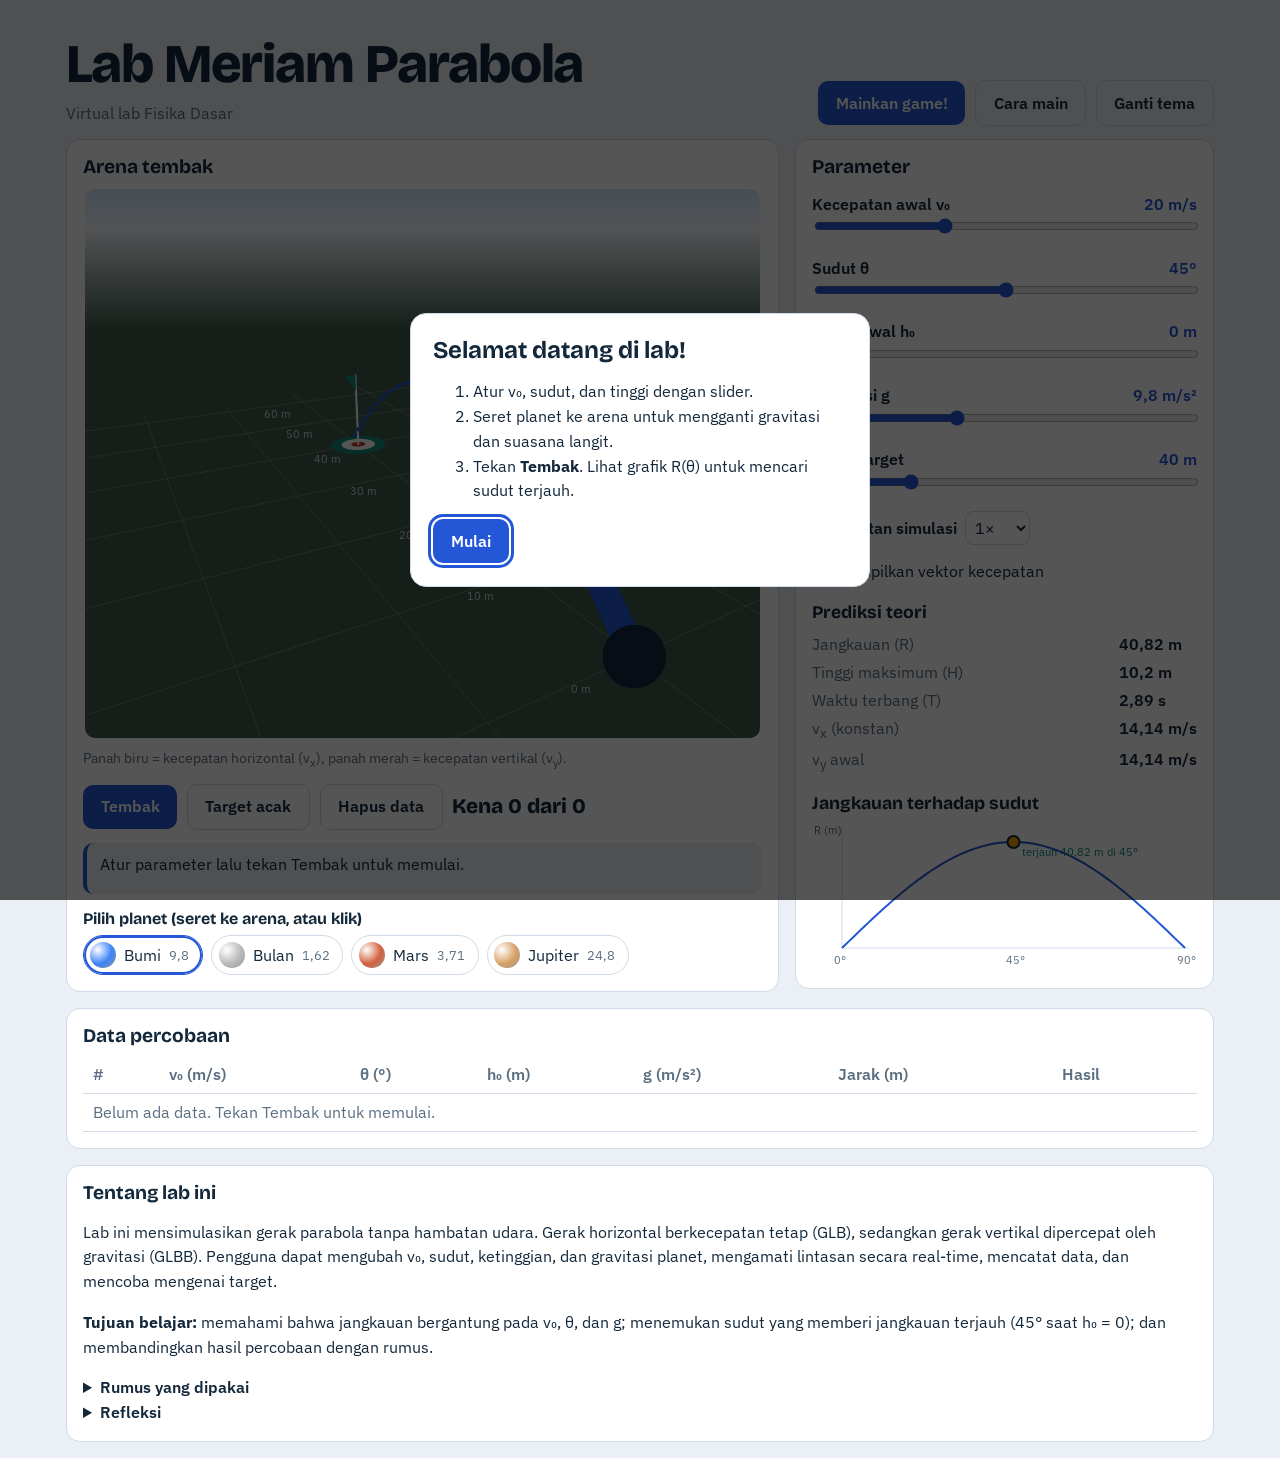
<file: index.html>
<!doctype html>
<html lang="id">
  <head>
    <meta charset="utf-8" />
    <meta name="viewport" content="width=device-width, initial-scale=1, viewport-fit=cover" />
    <title>Lab Meriam Parabola – Virtual Lab Fisika Dasar</title>
    <link rel="preconnect" href="https://fonts.googleapis.com" />
    <link
      href="https://fonts.googleapis.com/css2?family=Bricolage+Grotesque:wght@600;800&family=IBM+Plex+Sans:wght@400;600&display=swap"
      rel="stylesheet"
    />
    <link rel="stylesheet" href="style.css" />
  </head>
  <body data-page="lab">
    <div class="wrap">
      <header class="top">
        <div>
          <h1>Lab Meriam Parabola</h1>
          <p>
            Virtual lab Fisika Dasar
          </p>
        </div>
        <div class="bar" style="margin: 0">
          <a class="btn" id="play" href="game.html">Mainkan game!</a
          ><button class="btn ghost" id="help" type="button">Cara main</button
          ><button class="btn ghost" id="theme" type="button">Ganti tema</button>
        </div>
      </header>

      <main>
        <div class="lab">
          <section class="card" aria-labelledby="h-stage" style="margin: 0">
            <h2 id="h-stage" style="font-size: 1.2rem; margin-bottom: 0.6rem">Arena tembak</h2>
            <figure>
              <div id="zone">
                <canvas id="stage" aria-label="Simulasi lintasan peluru dari meriam menuju target" role="img"
                  >Browser Anda belum mendukung canvas.</canvas
                >
              </div>
              <figcaption>
                Panah biru = kecepatan horizontal (v<sub>x</sub>),
                panah merah = kecepatan vertikal (v<sub>y</sub>).
              </figcaption>
            </figure>
            <div class="bar">
              <button class="btn" id="fire" type="button">Tembak</button>
              <button class="btn ghost" id="rand" type="button">Target acak</button>
              <button class="btn ghost" id="clear" type="button">Hapus data</button>
              <span class="score" id="score" aria-live="polite">Kena 0 dari 0</span>
            </div>
            <p id="msg" role="status">Atur parameter lalu tekan Tembak untuk memulai.</p>
            <h3 style="font-size: 1rem; margin-top: 1rem">Pilih planet (seret ke arena, atau klik)</h3>
            <ul class="planets" aria-label="Daftar planet">
              <li
                class="planet on"
                draggable="true"
                tabindex="0"
                role="button"
                data-n="Bumi"
                style="--c: #3b82f6"
              >
                <i></i>Bumi <small>9,8</small>
              </li>
              <li
                class="planet"
                draggable="true"
                tabindex="0"
                role="button"
                data-n="Bulan"
                style="--c: #b9b9b9"
              >
                <i></i>Bulan <small>1,62</small>
              </li>
              <li
                class="planet"
                draggable="true"
                tabindex="0"
                role="button"
                data-n="Mars"
                style="--c: #d1603d"
              >
                <i></i>Mars <small>3,71</small>
              </li>
              <li
                class="planet"
                draggable="true"
                tabindex="0"
                role="button"
                data-n="Jupiter"
                style="--c: #d9a066"
              >
                <i></i>Jupiter <small>24,8</small>
              </li>
            </ul>
            </section>

          </section>

          <aside class="card" aria-label="Panel kontrol dan hasil">
            <h2 style="font-size: 1.2rem; margin-top: 0rem">Parameter</h2>
            <label for="v">Kecepatan awal v₀ <output id="vo"></output></label>
            <input id="v" type="range" min="5" max="50" step="1" value="20" />
            <label for="a">Sudut θ <output id="ao"></output></label>
            <input id="a" type="range" min="5" max="85" step="1" value="45" />
            <label for="h">Tinggi awal h₀ <output id="ho"></output></label>
            <input id="h" type="range" min="0" max="30" step="1" value="0" />
            <label for="g">Gravitasi g<span id="pn"></span> <output id="go"></output></label>
            <input id="g" type="range" min="1" max="25" step="0.01" value="9.8" />
            <label for="tx">Posisi target <output id="txo"></output></label>
            <input id="tx" type="range" min="5" max="150" step="0.5" value="40" />
            <div class="opt">
              <label for="speed" style="margin: 0">Kecepatan simulasi</label>
              <select id="speed">
                <option value=".5">0,5×</option>
                <option value="1" selected>1×</option>
                <option value="2">2×</option>
              </select>
            </div>
            <div class="opt">
              <input type="checkbox" id="vec" checked /><label for="vec" style="margin: 0; font-weight: 400"
                >Tampilkan vektor kecepatan</label
              >
            </div>

            <h2 style="font-size: 1.1rem; margin-top: 1.2rem">Prediksi teori</h2>
            <dl>
              <dt>Jangkauan (R)</dt>
              <dd id="rR"></dd>
              <dt>Tinggi maksimum (H)</dt>
              <dd id="rH"></dd>
              <dt>Waktu terbang (T)</dt>
              <dd id="rT"></dd>
              <dt>v<sub>x</sub> (konstan)</dt>
              <dd id="rVx"></dd>
              <dt>v<sub>y</sub> awal</dt>
              <dd id="rVy"></dd>
            </dl>
            <h2 style="font-size: 1.1rem; margin-top: 1.2rem">Jangkauan terhadap sudut</h2>
            <canvas id="gr" role="img" aria-label="Grafik jangkauan R terhadap sudut tembak"></canvas>
          </aside>
        </div>

        <section class="card" aria-labelledby="h-data">
          <h2 id="h-data" style="font-size: 1.2rem; margin-bottom: 0.6rem">Data percobaan</h2>
          <div class="tablewrap">
            <table>
              <thead>
                <tr>
                  <th>#</th>
                  <th>v₀ (m/s)</th>
                  <th>θ (°)</th>
                  <th>h₀ (m)</th>
                  <th>g (m/s²)</th>
                  <th>Jarak (m)</th>
                  <th>Hasil</th>
                </tr>
              </thead>
              <tbody id="rows">
                <tr>
                  <td colspan="7" style="color: var(--muted)">Belum ada data. Tekan Tembak untuk memulai.</td>
                </tr>
              </tbody>
            </table>
          </div>
        </section>

        <section class="card" aria-labelledby="h-teori">
          <h2 id="h-teori" style="font-size: 1.2rem; margin-bottom: 0.4rem">Tentang lab ini</h2>
          <p>
            Lab ini mensimulasikan gerak parabola tanpa hambatan udara. Gerak horizontal berkecepatan tetap
            (GLB), sedangkan gerak vertikal dipercepat oleh gravitasi (GLBB). Pengguna dapat mengubah v₀,
            sudut, ketinggian, dan gravitasi planet, mengamati lintasan secara real-time, mencatat data, dan
            mencoba mengenai target.
          </p>
          <p>
            <strong>Tujuan belajar:</strong> memahami bahwa jangkauan bergantung pada v₀, θ, dan g; menemukan
            sudut yang memberi jangkauan terjauh (45° saat h₀ = 0); dan membandingkan hasil percobaan dengan
            rumus.
          </p>
          <details>
            <summary>Rumus yang dipakai</summary>
            <p>
              <span class="f">x = v₀ cos θ · t</span> &nbsp;
              <span class="f">y = h₀ + v₀ sin θ · t − ½ g t²</span>
            </p>
            <p>
              <span class="f">T = (v₀ sin θ + √((v₀ sin θ)² + 2 g h₀)) / g</span> &nbsp;
              <span class="f">R = v₀ cos θ · T</span> &nbsp; <span class="f">H = h₀ + (v₀ sin θ)² / 2g</span>
            </p>
          </details>
          <details>
            <summary>Refleksi</summary>
            <p>
              1) Dengan h₀ = 0 dan g Bumi, temukan dua sudut berbeda yang mengenai target yang sama. 2) Berapa
              jauh peluru terbang di Bulan dibanding Bumi dengan parameter yang sama? 3) Naikkan h₀: apakah
              sudut terbaik masih 45°?
            </p>
          </details>
        </section>
      </main>
    </div>

    <dialog id="tut" aria-labelledby="tt">
      <form method="dialog">
        <h2 id="tt" style="font-size: 1.5rem">Selamat datang di lab!</h2>
        <ol>
          <li>Atur v₀, sudut, dan tinggi dengan slider.</li>
          <li>Seret planet ke arena untuk mengganti gravitasi dan suasana langit.</li>
          <li>Tekan <b>Tembak</b>. Lihat grafik R(θ) untuk mencari sudut terjauh.</li>
        </ol>
        <button class="btn" value="ok">Mulai</button>
      </form>
    </dialog>
    <script src="script.js"></script>
  </body>
</html>
</file>
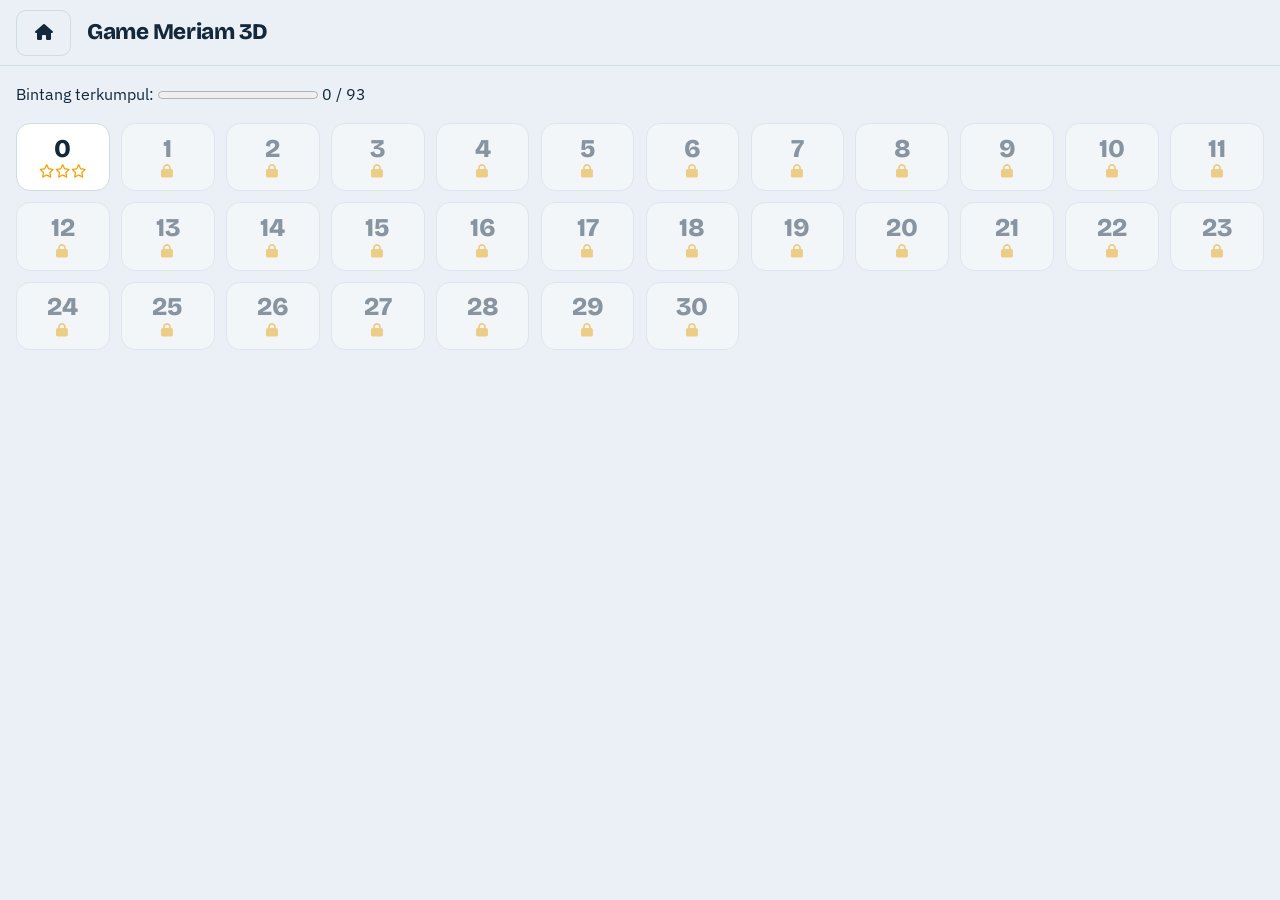
<file: game.html>
<!doctype html>
<html lang="id">
  <head>
    <meta charset="utf-8" />
    <meta name="viewport" content="width=device-width, initial-scale=1, viewport-fit=cover" />
    <title>Game Meriam</title>
    <link
      href="https://fonts.googleapis.com/css2?family=Bricolage+Grotesque:wght@600;800&family=IBM+Plex+Sans:wght@400;600&display=swap"
      rel="stylesheet"
    />
    <link
      rel="stylesheet"
      href="https://cdnjs.cloudflare.com/ajax/libs/font-awesome/6.7.2/css/all.min.css"
      crossorigin="anonymous"
      referrerpolicy="no-referrer"
    />
    <link rel="stylesheet" href="style.css" />
  </head>
  <body class="game" data-page="game">
    <header class="gbar">
      <a class="btn ghost" id="lab" href="index.html" aria-label="Lab utama"><i class="fa-solid fa-house" aria-hidden="true"></i></a
      ><button class="btn ghost" id="gback" type="button" hidden><i class="fa-solid fa-list" aria-hidden="true"></i></button>
      <h1 id="gtitle">Game Meriam</h1>
      <span id="gstat"></span>
    </header>
    <main>
      <nav id="gmenu" aria-label="Pilih level">
        <p style="margin: 0">
          Bintang terkumpul: <progress id="gp" max="93" value="0"></progress> <span id="gpt"></span>
        </p>
        <div id="lvgrid"></div>
      </nav>
      <section id="gplay" hidden aria-label="Arena 3D">
        <div id="v3">
          <canvas
            id="c3"
            role="img"
            aria-label="Arena 3D: seret untuk memutar kamera, scroll untuk zoom"
          ></canvas>
          <p id="gmsg" role="status"></p>
        </div>
        <div class="gctl">
          <div>
            <label for="gv">Kecepatan <output id="gvo"></output></label
            ><input id="gv" type="range" min="5" max="40" step="1" value="20" />
          </div>
          <div>
            <label for="ga">Sudut angkat <output id="gao"></output></label
            ><input id="ga" type="range" min="5" max="85" step="1" value="45" />
          </div>
          <div>
            <label for="gz">Arah (azimut) <output id="gzo"></output></label
            ><input id="gz" type="range" min="-45" max="45" step="1" value="0" />
          </div>
          <button class="btn" id="gfire" type="button">Tembak</button>
          <button class="btn ghost" id="gnext" type="button" hidden>Level berikutnya</button>
        </div>
      </section>
    </main>
    <dialog id="win" class="win-dialog" aria-labelledby="win-title">
      <div class="win-card">
        <p class="win-ribbon">LEVEL SELESAI!</p>
        <h2 id="win-title">Kamu menang!</h2>
        <div id="win-stars" class="win-stars" aria-label="Bintang yang didapat"></div>
        <p id="win-score" class="win-score"></p>
        <p id="win-detail" class="win-detail"></p>
        <div class="win-actions">
          <button class="win-action" id="win-menu" type="button" aria-label="Menu level"><i class="fa-solid fa-list" aria-hidden="true"></i></button>
          <button class="win-action" id="win-retry" type="button" aria-label="Ulangi level"><i class="fa-solid fa-rotate-right" aria-hidden="true"></i></button>
          <button class="win-action" id="win-next" type="button" aria-label="Level berikutnya"><i class="fa-solid fa-forward-step" aria-hidden="true"></i></button>
        </div>
      </div>
    </dialog>
    <script src="script.js"></script>
  </body>
</html>
</file>
<file: style.css>
/* style.css: gaya bersama untuk index.html (lab) dan game.html */
:root {
  --bg: #eaf0f5;
  --panel: #fff;
  --ink: #13283b;
  --muted: #5b6f82;
  --line: #cfdbe6;
  --accent: #2457d6;
  --acc-ink: #fff;
  --hit: #0d8a74;
  --miss: #c4372b;
  --ball: #f2a100;
  --sky1: #d4e9ff;
  --sky2: #f6fbff;
  --grid: rgba(19, 40, 59, 0.1);
  --ground: #3f5a4a;
  box-sizing: border-box;
  padding-top: env(safe-area-inset-top, 0px);
  padding-bottom: env(safe-area-inset-bottom, 0px);
}
@media (prefers-color-scheme: dark) {
  :root:not([data-theme="light"]) {
    --bg: #0e1a26;
    --panel: #15283a;
    --ink: #e6eef6;
    --muted: #9db0c2;
    --line: #25405a;
    --accent: #6c93ff;
    --acc-ink: #0e1a26;
    --hit: #3ecfb2;
    --miss: #ff7b6e;
    --sky1: #10253b;
    --sky2: #1b3d5c;
    --grid: rgba(255, 255, 255, 0.09);
    --ground: #27493f;
  }
}
:root[data-theme="dark"] {
  --bg: #0e1a26;
  --panel: #15283a;
  --ink: #e6eef6;
  --muted: #9db0c2;
  --line: #25405a;
  --accent: #6c93ff;
  --acc-ink: #0e1a26;
  --hit: #3ecfb2;
  --miss: #ff7b6e;
  --sky1: #10253b;
  --sky2: #1b3d5c;
  --grid: rgba(255, 255, 255, 0.09);
  --ground: #27493f;
}
html {
  scroll-padding-top: env(safe-area-inset-top, 0px);
}
* {
  box-sizing: border-box;
}
body {
  margin: 0;
  background: var(--bg);
  color: var(--ink);
  font:
    400 1rem/1.55 "IBM Plex Sans",
    system-ui,
    sans-serif;
}
h1,
h2,
h3 {
  font-family: "Bricolage Grotesque", "IBM Plex Sans", system-ui, sans-serif;
  line-height: 1.1;
  margin: 0;
}
.wrap {
  max-width: 1180px;
  margin: 0 auto;
  padding: 1rem;
}
header.top {
  display: flex;
  gap: 1rem;
  justify-content: space-between;
  align-items: flex-end;
  flex-wrap: wrap;
  padding: 1.2rem 0 0.8rem;
}
h1 {
  font-size: clamp(2rem, 6vw, 3.4rem);
  font-weight: 800;
  letter-spacing: -0.02em;
}
header p {
  margin: 0.4rem 0 0;
  color: var(--muted);
  max-width: 60ch;
}
button,
select,
input {
  font: inherit;
  color: inherit;
}
.btn {
  background: var(--accent);
  color: var(--acc-ink);
  border: 0;
  border-radius: 10px;
  padding: 0.6rem 1.1rem;
  font-weight: 600;
  cursor: pointer;
}
.btn.ghost {
  background: transparent;
  color: var(--ink);
  border: 1px solid var(--line);
}
.btn:disabled {
  opacity: 0.5;
  cursor: wait;
}
:focus-visible {
  outline: 3px solid var(--accent);
  outline-offset: 2px;
}
.lab {
  display: grid;
  grid-template-columns: minmax(0, 1.7fr) minmax(270px, 1fr);
  gap: 1rem;
  align-items: start;
}
.lab > .card:first-child {
  height: 100%;
  display: flex;
  flex-direction: column;
}
@media (max-width: 860px) {
  .lab {
    grid-template-columns: minmax(0, 1fr);
  }
  .lab > .card:first-child {
    height: auto;
    display: block;
  }
  figure {
    display: block;
  }
  #zone {
    flex: none;
  }
}
.card {
  background: var(--panel);
  border: 1px solid var(--line);
  border-radius: 14px;
  padding: 1rem;
}
figure {
  margin: 0;
  display: flex;
  flex: 1;
  min-height: 0;
  flex-direction: column;
}
#zone {
  position: relative;
  flex: 1;
  min-height: 300px;
  border-radius: 12px;
  overflow: hidden;
  border: 2px dashed transparent;
  transition: border-color 0.15s;
}
#zone.over {
  border-color: var(--accent);
}
#stage {
  display: block;
  width: 100%;
  height: 100%;
  touch-action: pan-y;
  cursor: crosshair;
}
#stage.grab {
  cursor: grabbing;
}
#hint {
  position: absolute;
  right: 0.6rem;
  top: 0.5rem;
  font-size: 0.8rem;
  color: var(--muted);
  background: var(--panel);
  padding: 0.15rem 0.6rem;
  border-radius: 99px;
  border: 1px solid var(--line);
}
figcaption {
  font-size: 0.85rem;
  color: var(--muted);
  margin-top: 0.5rem;
}
.bar {
  display: flex;
  gap: 0.6rem;
  flex-wrap: wrap;
  align-items: center;
  margin-top: 0.8rem;
}
.planets {
  display: flex;
  gap: 0.5rem;
  flex-wrap: wrap;
  list-style: none;
  margin: 0.5rem 0 0;
  padding: 0;
}
.planet {
  display: flex;
  align-items: center;
  gap: 0.5rem;
  padding: 0.35rem 0.8rem 0.35rem 0.4rem;
  border: 1px solid var(--line);
  border-radius: 99px;
  cursor: grab;
  user-select: none;
  background: var(--panel);
}
.planet i {
  width: 26px;
  height: 26px;
  border-radius: 50%;
  background: radial-gradient(circle at 30% 30%, #fff8, var(--c) 55%, #0006);
}
.planet small {
  color: var(--muted);
}
.planet.on {
  border-color: var(--accent);
  box-shadow: 0 0 0 2px var(--accent) inset;
}
label {
  display: flex;
  justify-content: space-between;
  font-weight: 600;
  margin-top: 0.9rem;
}
output {
  font-variant-numeric: tabular-nums;
  color: var(--accent);
}
input[type="range"] {
  width: 100%;
  accent-color: var(--accent);
}
.opt {
  display: flex;
  gap: 0.5rem;
  align-items: center;
  margin-top: 0.9rem;
  font-weight: 400;
}
select {
  background: var(--panel);
  border: 1px solid var(--line);
  border-radius: 8px;
  padding: 0.3rem;
}
dl {
  display: grid;
  grid-template-columns: 1fr auto;
  gap: 0.2rem 0.8rem;
  margin: 0.6rem 0 0;
}
dt {
  color: var(--muted);
}
dd {
  margin: 0;
  font-weight: 600;
  font-variant-numeric: tabular-nums;
}
#msg {
  margin: 0.8rem 0 0;
  padding: 0.6rem 0.8rem;
  border-radius: 10px;
  border-left: 4px solid var(--accent);
  background: var(--bg);
  min-height: 3.2rem;
}
#msg:empty {
  display: none;
}
#msg.hit {
  border-color: var(--hit);
}
#msg.miss {
  border-color: var(--miss);
}
.score {
  font-family: "Bricolage Grotesque", sans-serif;
  font-size: 1.3rem;
  font-weight: 800;
}
.tablewrap {
  overflow-x: auto;
}
table {
  border-collapse: collapse;
  width: 100%;
  min-width: 480px;
  font-variant-numeric: tabular-nums;
}
th,
td {
  padding: 0.4rem 0.6rem;
  text-align: left;
  border-bottom: 1px solid var(--line);
}
th {
  color: var(--muted);
  font-weight: 600;
}
.ok {
  color: var(--hit);
  font-weight: 600;
}
.no {
  color: var(--miss);
  font-weight: 600;
}
section {
  margin-top: 1rem;
}
details summary {
  cursor: pointer;
  font-weight: 600;
}
code,
.f {
  font-family: "IBM Plex Sans", monospace;
  background: var(--bg);
  padding: 0.1rem 0.4rem;
  border-radius: 6px;
}
footer {
  margin: 1.5rem 0 1rem;
  color: var(--muted);
  font-size: 0.9rem;
}
#gr {
  width: 100%;
  height: 150px;
  display: block;
  margin-top: 0.5rem;
}
dialog {
  background: var(--panel);
  color: var(--ink);
  border: 1px solid var(--line);
  border-radius: 16px;
  max-width: min(92vw, 460px);
  padding: 1.4rem;
}
dialog::backdrop {
  background: #000a;
}
meter {
  width: 120px;
  vertical-align: middle;
}
#hint {
  max-width: calc(100% - 1.2rem);
}
a.btn {
  text-decoration: none;
  display: inline-block;
}

/* ===== Halaman game ===== */
body.game {
  display: flex;
  flex-direction: column;
  height: 100vh;
  height: 100dvh;
}
body.game section {
  margin: 0;
}
.gctl label {
  margin-top: 0;
}
.gbar {
  display: flex;
  gap: 1rem;
  align-items: center;
  padding: 0.6rem 1rem;
  border-bottom: 1px solid var(--line);
  flex-wrap: wrap;
}
.gbar h1 {
  flex: 1;
  font-size: 1.4rem;
  font-weight: 800;
}
body.game main {
  flex: 1;
  min-height: 0;
  display: flex;
  flex-direction: column;
}
#gmenu {
  overflow: auto;
  padding: 1rem;
}
#gmenu[hidden],
#gplay[hidden],
#gnext[hidden] {
  display: none;
}
.win-dialog {
  width: min(90vw, 430px);
  padding: 0;
  border: 0;
  border-radius: 22px;
  overflow: hidden;
  background: transparent;
}
.win-card {
  padding: 1.4rem 1.2rem 1.2rem;
  text-align: center;
  background: var(--panel);
  border: 4px solid var(--hit);
  border-radius: 22px;
  box-shadow: 0 1rem 3rem #0008;
}
.win-ribbon {
  margin: -1.4rem -1.2rem 1rem;
  padding: 0.75rem;
  color: #fff;
  background: var(--hit);
  font-family: "Bricolage Grotesque", sans-serif;
  font-size: 1.25rem;
  font-weight: 800;
  letter-spacing: 0.08em;
}
.win-card h2 {
  font-size: clamp(1.8rem, 7vw, 2.6rem);
}
.win-stars {
  margin: 0.8rem 0 0.4rem;
  color: var(--ball);
  font-size: clamp(2.8rem, 13vw, 4.5rem);
  line-height: 1;
  letter-spacing: 0.08em;
  text-shadow: 0 2px 0 #b76f00;
}
.win-stars .fa-star {
  margin: 0 0.08em;
}
.win-score {
  margin: 0.8rem auto 0.3rem;
  width: fit-content;
  padding: 0.35rem 1.2rem;
  border-radius: 8px;
  color: #fff;
  background: var(--miss);
  font-size: 1.1rem;
  font-weight: 800;
}
.win-detail {
  margin: 0;
  color: var(--muted);
}
.win-actions {
  display: flex;
  justify-content: center;
  gap: 0.8rem;
  margin-top: 1.2rem;
}
.win-action {
  width: 3.2rem;
  height: 3.2rem;
  border: 0;
  border-radius: 10px;
  color: #fff;
  background: var(--hit);
  font-size: 1.8rem;
  font-weight: 800;
  line-height: 1;
  cursor: pointer;
}
.win-action:hover {
  filter: brightness(1.1);
}
.win-action .fa-solid,
.win-action .fa-regular {
  pointer-events: none;
}
#lvgrid {
  display: grid;
  grid-template-columns: repeat(auto-fill, minmax(88px, 1fr));
  gap: 0.7rem;
  margin-top: 1rem;
}
.lv {
  background: var(--panel);
  border: 1px solid var(--line);
  border-radius: 14px;
  padding: 0.6rem 0.3rem;
  cursor: pointer;
  font-family: "Bricolage Grotesque", sans-serif;
  font-size: 1.6rem;
  font-weight: 800;
  line-height: 1.2;
}
.lv small {
  display: block;
  font-size: 0.85rem;
  color: var(--ball);
  letter-spacing: 0.08em;
}
.lv:disabled {
  opacity: 0.45;
  cursor: not-allowed;
}
#gplay {
  flex: 1;
  min-height: 0;
  display: flex;
  flex-direction: column;
}
#v3 {
  flex: 1;
  min-height: 0;
  position: relative;
}
#c3 {
  position: absolute;
  inset: 0;
  width: 100%;
  height: 100%;
  touch-action: none;
  cursor: grab;
}
#gmsg {
  position: absolute;
  left: 0.8rem;
  right: 0.8rem;
  bottom: 0.8rem;
  margin: 0;
  padding: 0.5rem 0.8rem;
  border-radius: 10px;
  background: var(--panel);
  border-left: 4px solid var(--accent);
}
.gctl {
  display: grid;
  grid-template-columns: repeat(auto-fit, minmax(140px, 1fr));
  gap: 0.4rem 1rem;
  padding: 0.6rem 1rem;
  align-items: end;
  border-top: 1px solid var(--line);
  background: var(--panel);
}
</file>
